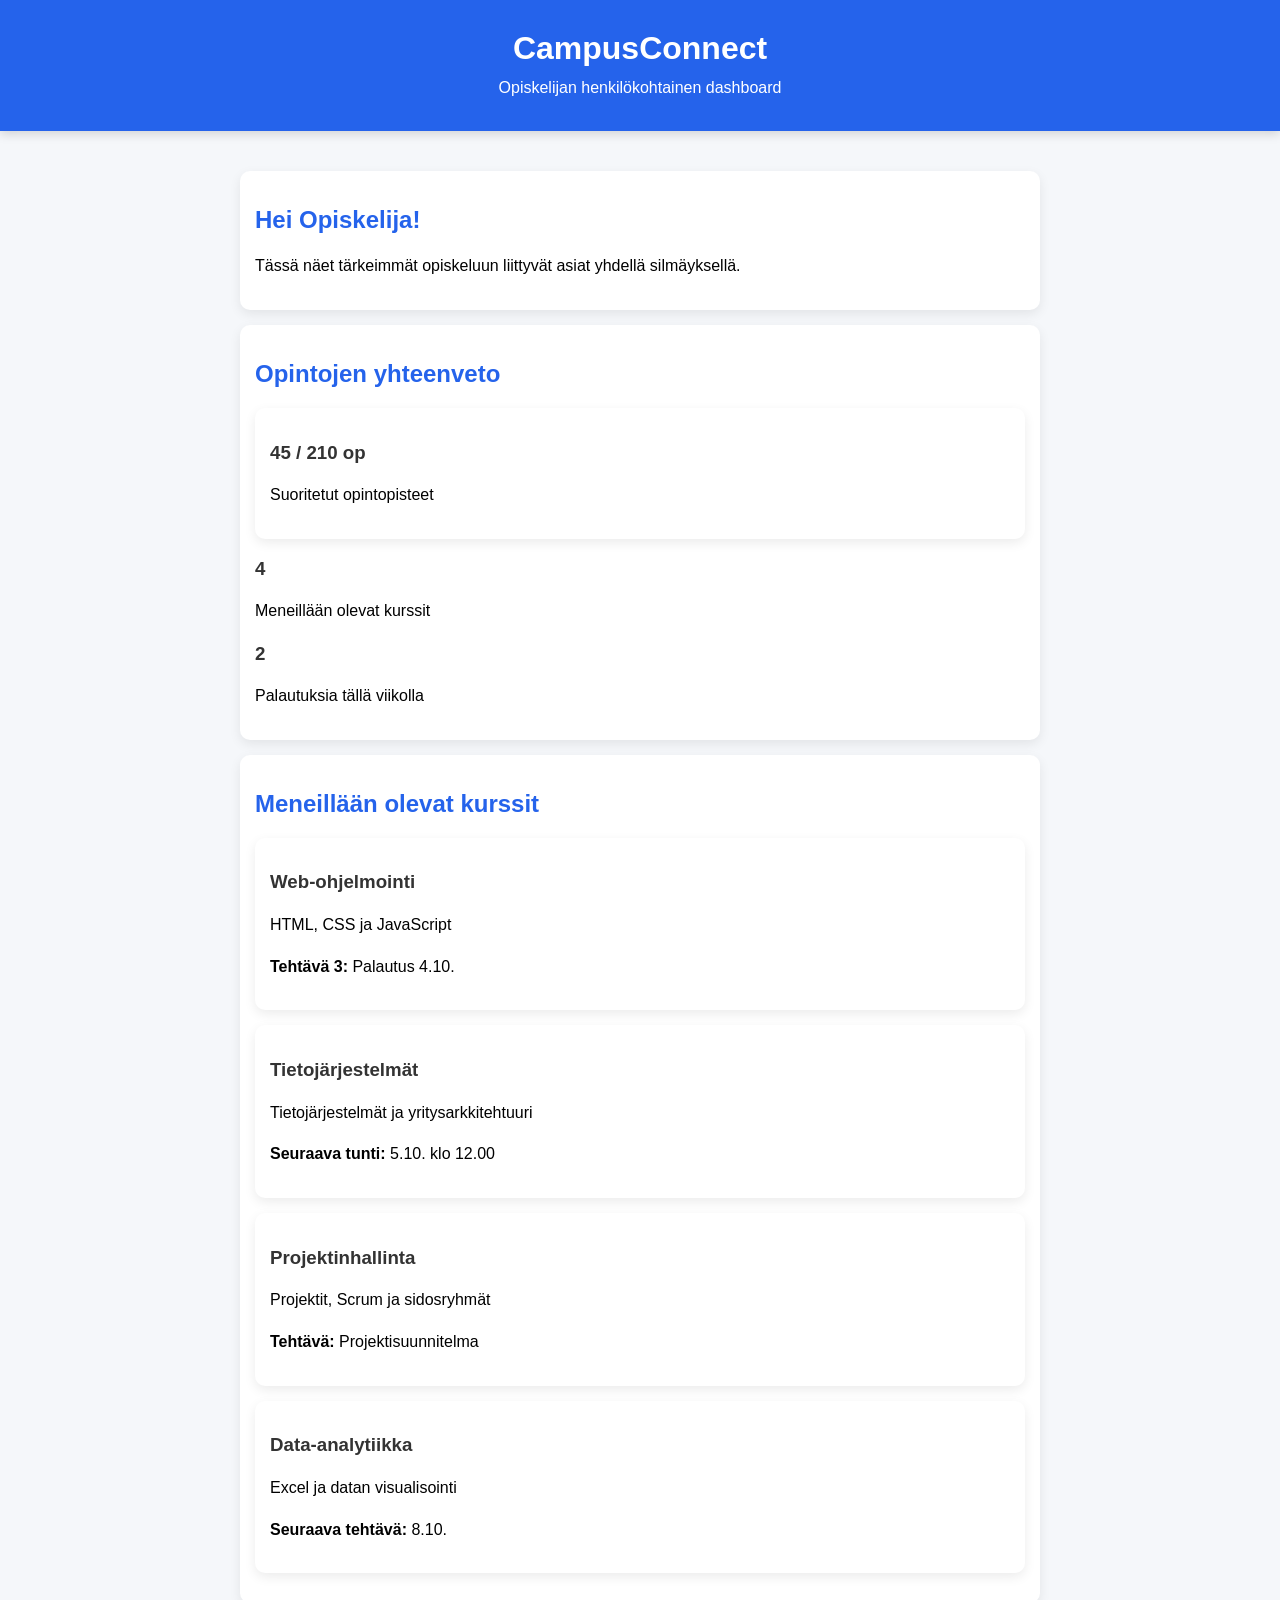
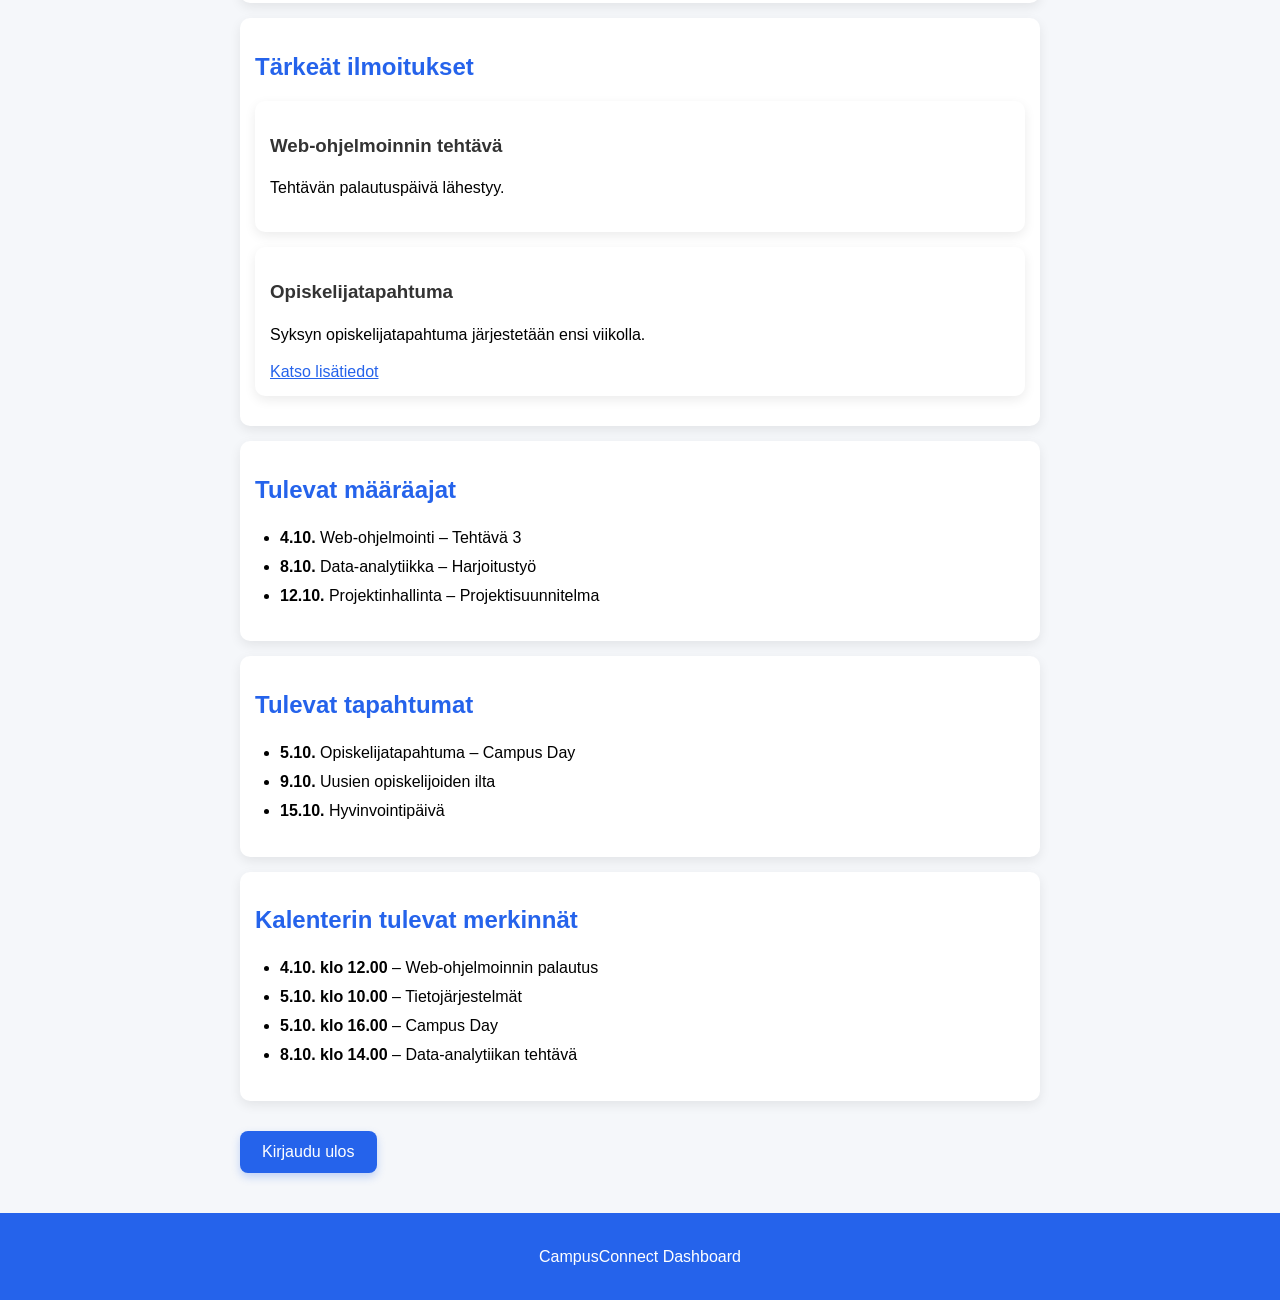
<file: dashboard.html>
<!DOCTYPE html>
<html lang="fi">
<head>
    <meta charset="UTF-8">
    <meta name="viewport" content="width=device-width, initial-scale=1.0">
    <title>CampusConnect - Dashboard</title>
    <link rel="stylesheet" href="style.css">
</head>

<body>

<header>
    <h1>CampusConnect</h1>
    <p>Opiskelijan henkilökohtainen dashboard</p>
</header>

<main>

    <section>
        <h2>Hei Opiskelija!</h2>
        <p>Tässä näet tärkeimmät opiskeluun liittyvät asiat yhdellä silmäyksellä.</p>
    </section>

    <!-- Opintojen yhteenveto -->
    <section>
        <h2>Opintojen yhteenveto</h2>

        <div class="stats">
            <article>
                <div class="stat-box">
                    <h3>45 / 210 op</h3>
                    <p>Suoritetut opintopisteet</p>
                </div>
            </article>


            <div class="stat-box">
                <h3>4</h3>
                <p>Meneillään olevat kurssit</p>
            </div>



            <div class="stat-box">
                <h3>2</h3>
                <p>Palautuksia tällä viikolla</p>
            </div>


        </div>
    </section>

    <!-- Meneillään olevat kurssit -->
    <section>
        <h2>Meneillään olevat kurssit</h2>

        <article>
            <div class="course">
                <h3>Web-ohjelmointi</h3>
                <p>HTML, CSS ja JavaScript</p>
                <p><strong>Tehtävä 3:</strong> Palautus 4.10.</p>
            </div>
        </article>

        <article>
            <div class="course">
                <h3>Tietojärjestelmät</h3>
                <p>Tietojärjestelmät ja yritysarkkitehtuuri</p>
                <p><strong>Seuraava tunti:</strong> 5.10. klo 12.00</p>
            </div>
        </article>

        <article>
            <div class="course">
                <h3>Projektinhallinta</h3>
                <p>Projektit, Scrum ja sidosryhmät</p>
                <p><strong>Tehtävä:</strong> Projektisuunnitelma</p>
            </div>
        </article>

        <article>
            <div class="course">
                <h3>Data-analytiikka</h3>
                <p>Excel ja datan visualisointi</p>
                <p><strong>Seuraava tehtävä:</strong> 8.10.</p>
            </div>
        </article>
    </section>

    <!-- Tärkeät ilmoitukset -->
    <section>
        <h2>Tärkeät ilmoitukset</h2>

        <article>
            <h3>Web-ohjelmoinnin tehtävä</h3>
            <p>Tehtävän palautuspäivä lähestyy.</p>
        </article>

        <article>
            <h3>Opiskelijatapahtuma</h3>
            <p>Syksyn opiskelijatapahtuma järjestetään ensi viikolla.</p>
            <a href="details.html">Katso lisätiedot</a>
        </article>
    </section>

    <!-- Tulevat määräajat -->
    <section>
        <h2>Tulevat määräajat</h2>

        <ul>
            <li><strong>4.10.</strong> Web-ohjelmointi – Tehtävä 3</li>
            <li><strong>8.10.</strong> Data-analytiikka – Harjoitustyö</li>
            <li><strong>12.10.</strong> Projektinhallinta – Projektisuunnitelma</li>
        </ul>
    </section>

    <!-- Tapahtumat -->
    <section>
        <h2>Tulevat tapahtumat</h2>

        <ul>
            <li><strong>5.10.</strong> Opiskelijatapahtuma – Campus Day</li>
            <li><strong>9.10.</strong> Uusien opiskelijoiden ilta</li>
            <li><strong>15.10.</strong> Hyvinvointipäivä</li>
        </ul>
    </section>

    <!-- Kalenteri -->
    <section>
        <h2>Kalenterin tulevat merkinnät</h2>

        <ul>
            <li><strong>4.10. klo 12.00</strong> – Web-ohjelmoinnin palautus</li>
            <li><strong>5.10. klo 10.00</strong> – Tietojärjestelmät</li>
            <li><strong>5.10. klo 16.00</strong> – Campus Day</li>
            <li><strong>8.10. klo 14.00</strong> – Data-analytiikan tehtävä</li>
        </ul>
    </section>

    <a class="button" href="index.html">Kirjaudu ulos</a>

</main>

<footer>
    <p>CampusConnect Dashboard</p>
</footer>

</body>
</html>
</file>
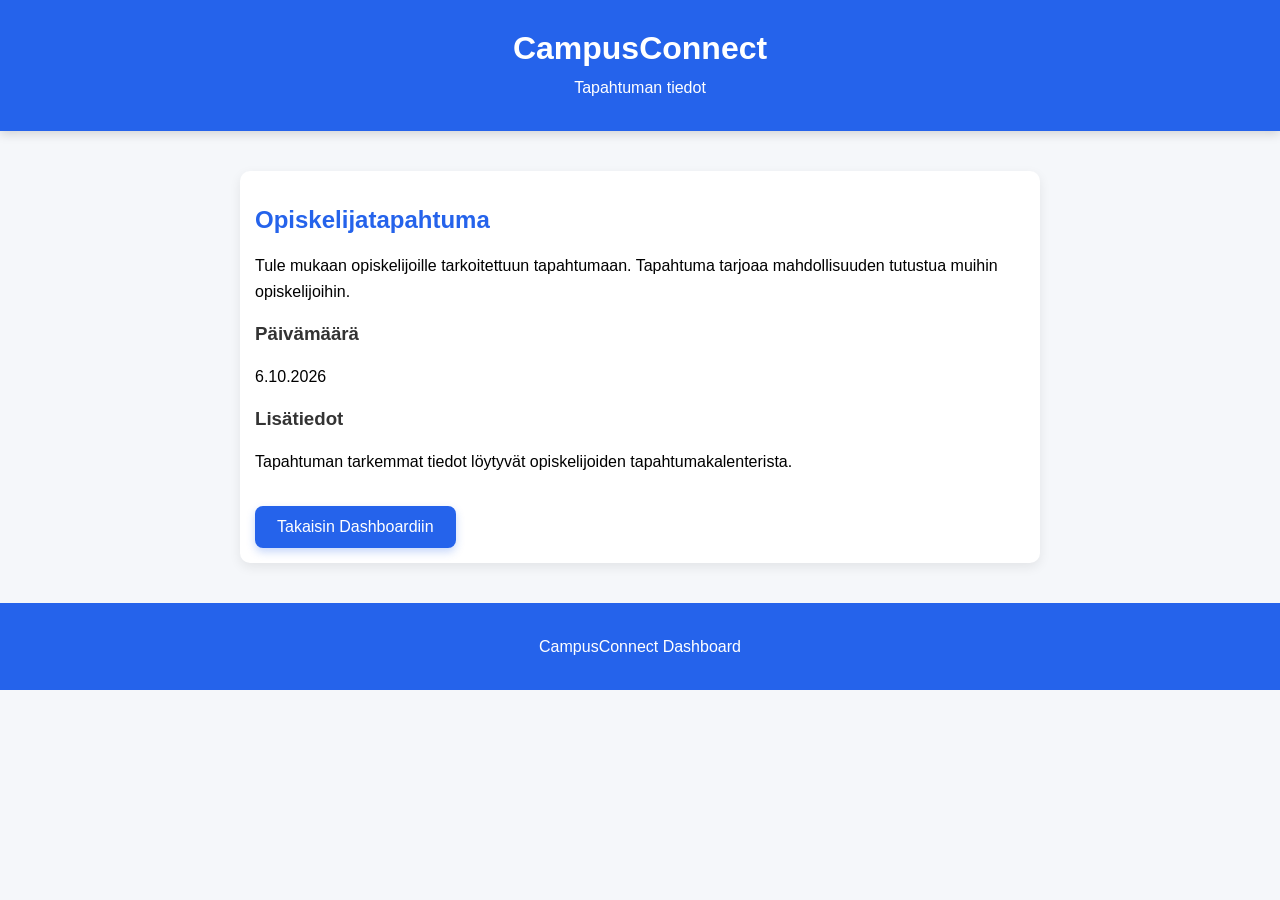
<file: details.html>
<!DOCTYPE html>
<html lang="fi">

<head>
    <meta charset="UTF-8">
    <meta name="viewport" content="width=device-width, initial-scale=1.0">
    <title>CampusConnect - Tiedot</title>
    <link rel="stylesheet" href="style.css">
</head>

<body>

    <header>
        <h1>CampusConnect</h1>
        <p>Tapahtuman tiedot</p>
    </header>

    <main>

        <article>
            <h2>Opiskelijatapahtuma</h2>

            <p>
                Tule mukaan opiskelijoille tarkoitettuun tapahtumaan.
                Tapahtuma tarjoaa mahdollisuuden tutustua muihin opiskelijoihin.
            </p>

            <h3>Päivämäärä</h3>
            <p>6.10.2026</p>

            <h3>Lisätiedot</h3>
            <p>
                Tapahtuman tarkemmat tiedot löytyvät opiskelijoiden
                tapahtumakalenterista.
            </p>

            <a class="button" href="dashboard.html">Takaisin Dashboardiin</a>
        </article>

    </main>

    <footer>
        <p>CampusConnect Dashboard</p>
    </footer>

</body>

</html>
</file>
<file: style.css>
body {
    font-family: Arial, sans-serif;
    background-color: #f5f7fa;
    color: #333333;
    margin: 0;
}

/* Yläpalkki */

header {
    background-color: #2563eb;
    color: white;
    text-align: center;
    padding: 30px 20px;
    box-shadow: 0 3px 10px rgba(0, 0, 0, 0.15);
}

header h1 {
    margin: 0 0 8px 0;
}

header p {
    margin: 0;
}

/* Sivun sisältö */

main {
    max-width: 800px;
    margin: 40px auto;
    padding: 0 20px;
}

/* Kortit */

section,
article {
    background-color: white;
    color: black;
    padding: 15px;
    margin-bottom: 15px;
    border-radius: 10px;
    box-shadow: 0 4px 12px rgba(0, 0, 0, 0.08);
}

/* Kuvan tyyli */

.login img {
    width: 100%;
    max-width: 500px;
    border-radius: 12px;
    margin-bottom: 20px;
}

/* Otsikot */

h2 {
    color: #2563eb;
}

h3 {
    color: #333333;
}

/* Teksti */

p {
    line-height: 1.6;
}

/* Listat */

ul {
    line-height: 1.8;
    padding-left: 25px;
}

/* Linkit */

a {
    color: #2563eb;
}

/* Painikkeet */

.button {
    display: inline-block;
    background-color: #2563eb;
    color: white;
    padding: 12px 22px;
    margin-top: 15px;
    border-radius: 8px;
    text-decoration: none;
    box-shadow: 0 4px 8px rgba(37, 99, 235, 0.25);
    transition: 0.2s;
}

/* Painikkeen hover */

.button:hover {
    background-color: #174ea6;
    transform: translateY(-2px);
    box-shadow: 0 6px 12px rgba(37, 99, 235, 0.3);
}

/* Tavallisten linkkien hover */

a:hover {
    text-decoration: underline;
}

/* Alapalkki */

footer {
    background-color: #2563eb;
    color: white;
    text-align: center;
    padding: 15px;
    margin-top: 40px;
}

/* Pienemmät näytöt */

@media (max-width: 600px) {

    header {
        padding: 25px 15px;
    }

    main {
        margin: 20px auto;
        padding: 10px;
    }

    section,
    article {
        padding: 20px;
        border-radius: 10px;
    }

    h1 {
        font-size: 28px;
    }

    h2 {
        font-size: 22px;
    }

    .button {
        width: 100%;
        box-sizing: border-box;
        text-align: center;
    }

        /* Opintojen yhteenveto */
    .stats {
        display: flex;
        gap: 15px;
        flex-wrap: wrap;
    }

    .stat-box {
        flex: 1;
        min-width: 150px;
        background-color: #f5f7fa;
        padding: 18px;
        border-radius: 10px;
        text-align: center;
        border: 1px solid #e1e5eb;
    }

    .stat-box h3 {
        color: #2563eb;
        margin-top: 0;
        font-size: 22px;
    }

    .stat-box p {
        margin-bottom: 0;
    }

    /* Kurssit */
    .course {
        background-color: #f5f7fab7;
        padding: 15px;
        margin-bottom: 10px;
        border-radius: 10px;
        border-left: 4px solid #2563eb;
    }

    .course h3 {
        margin-top: 0;
    }

    .course p {
        margin-bottom: 5px;
    }
    
}
</file>
